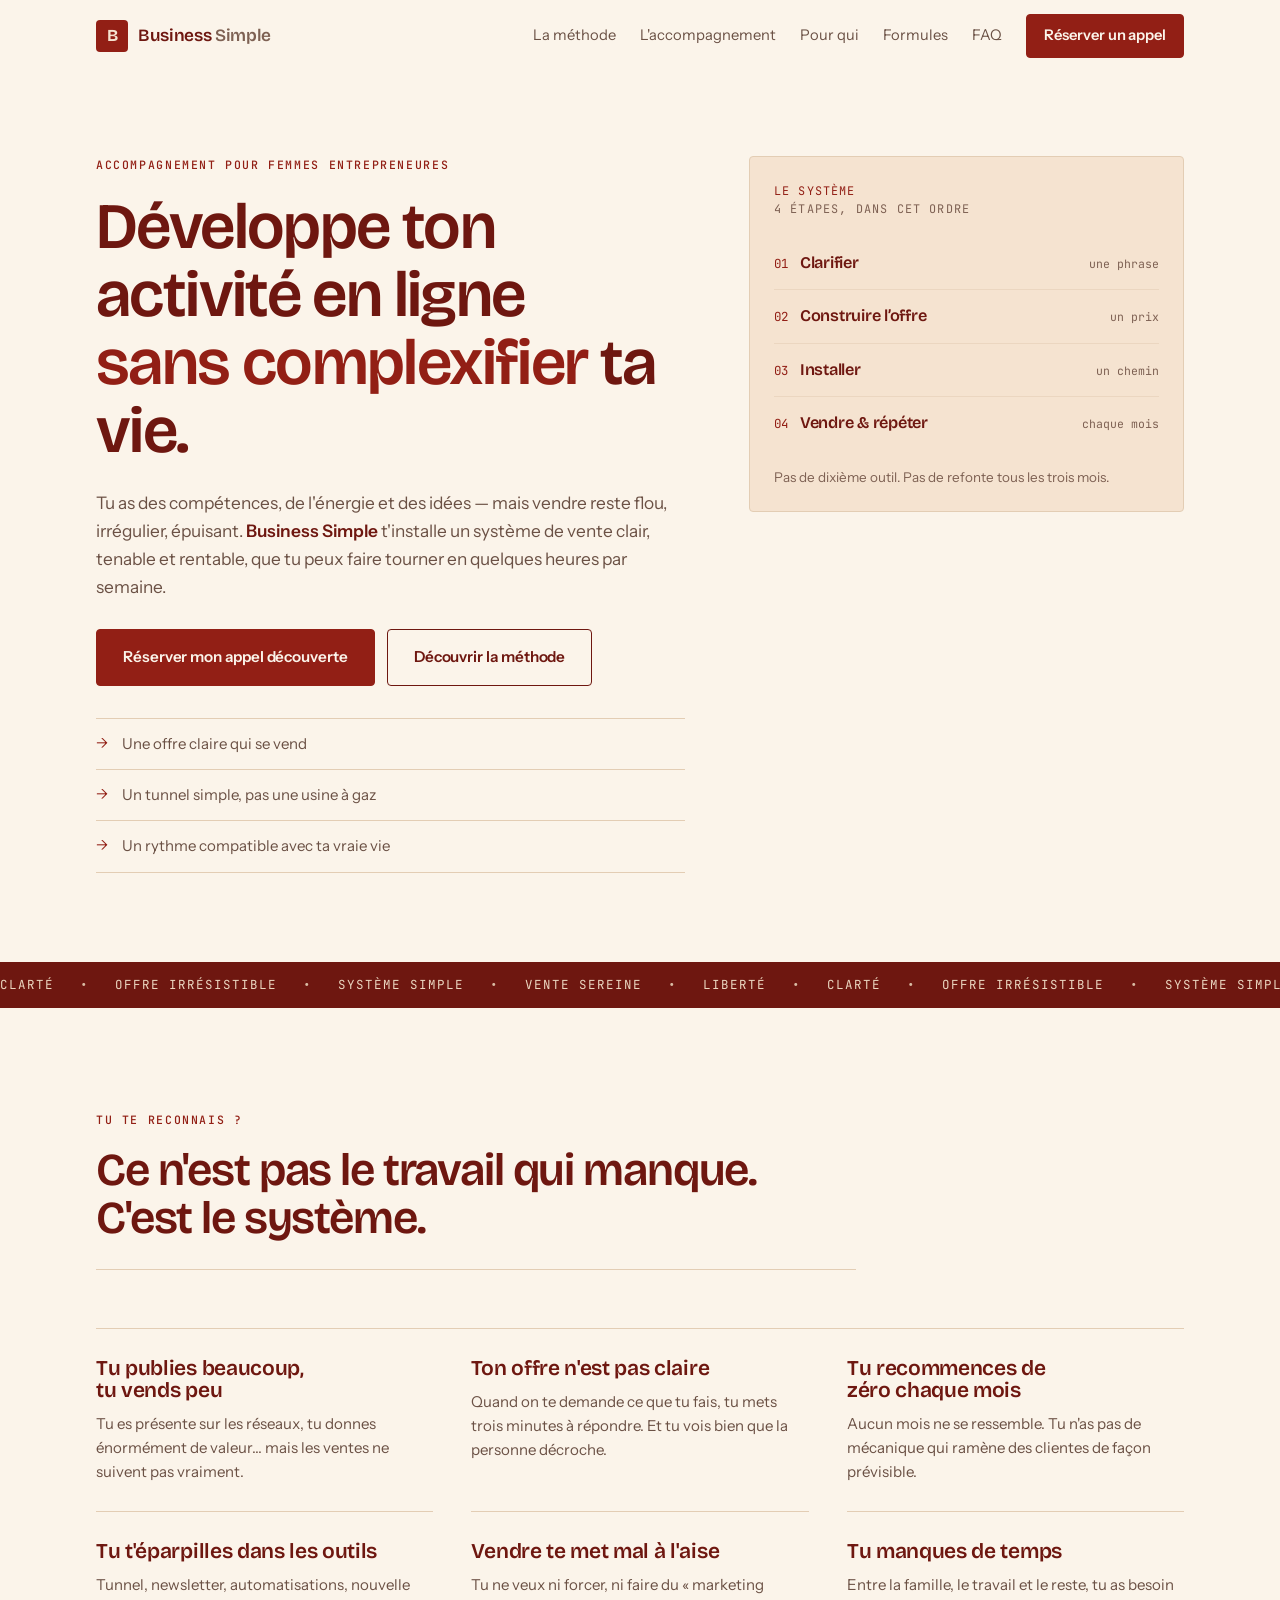
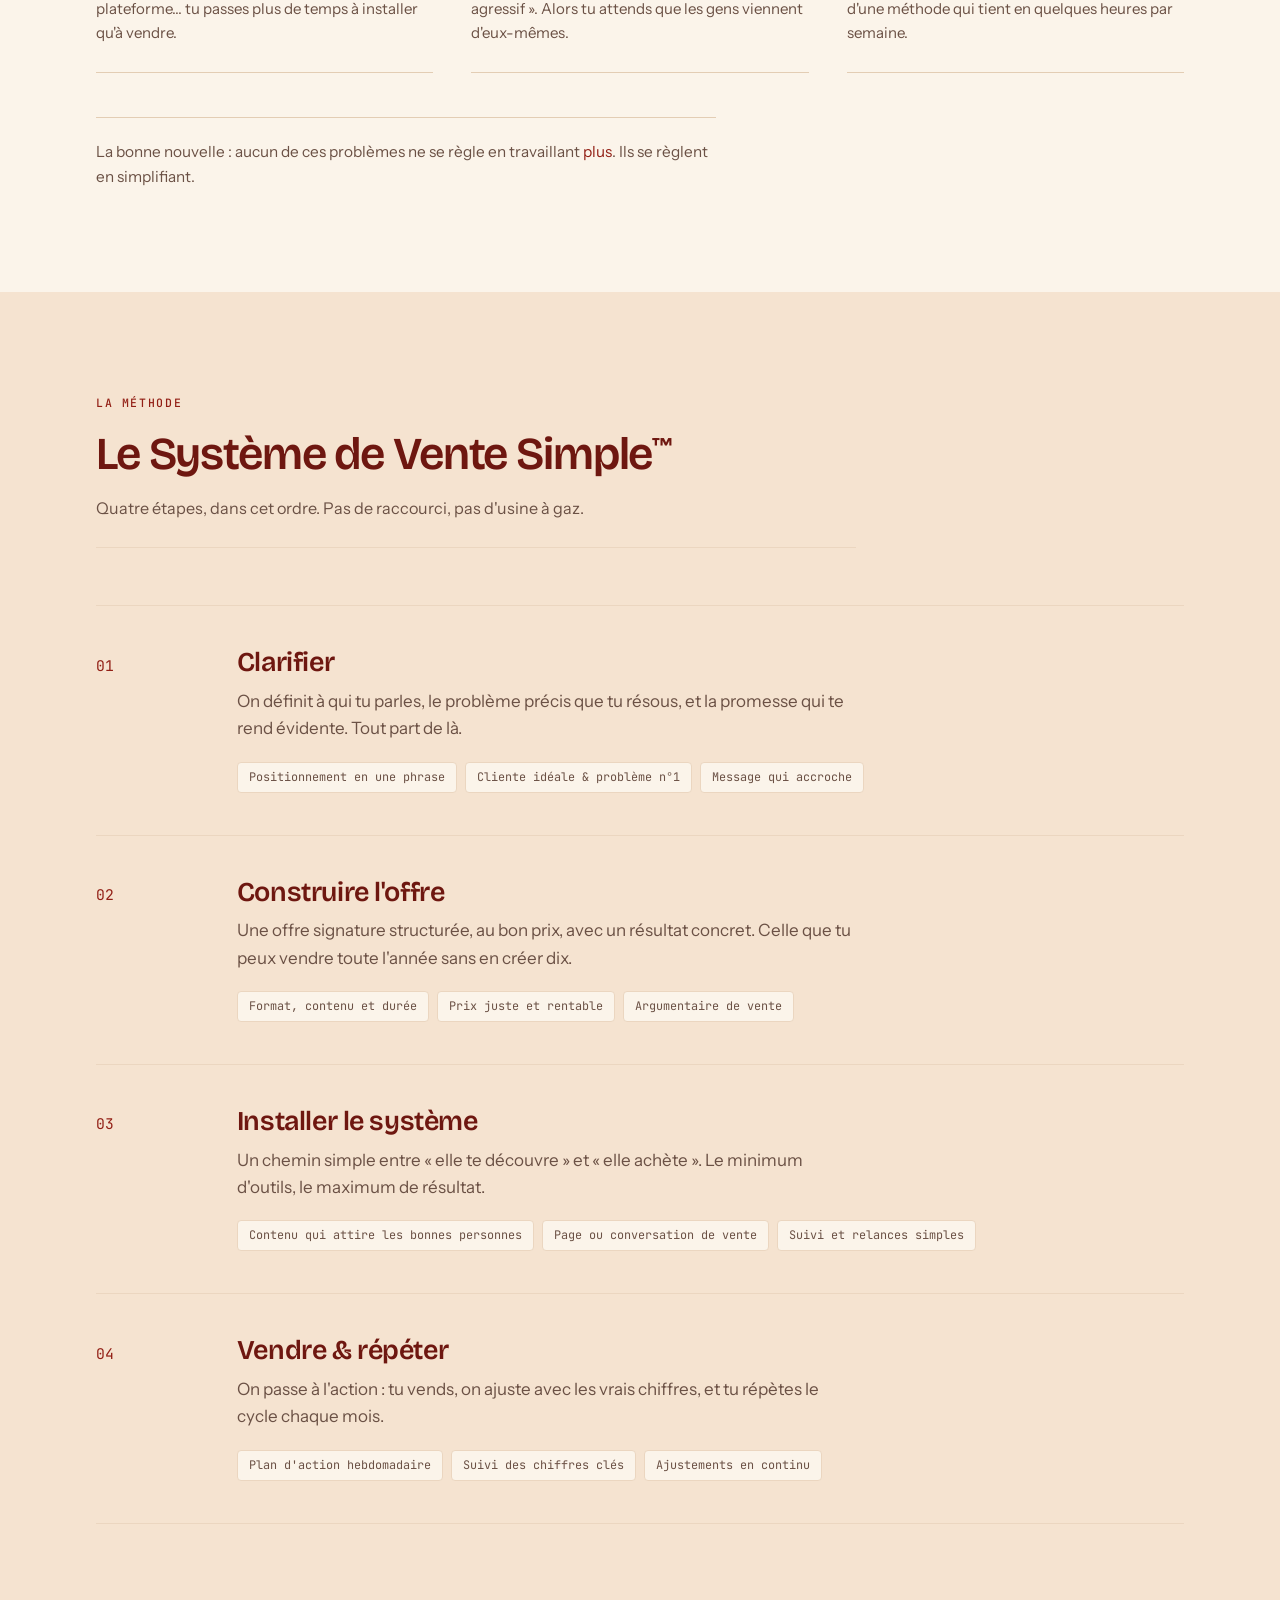
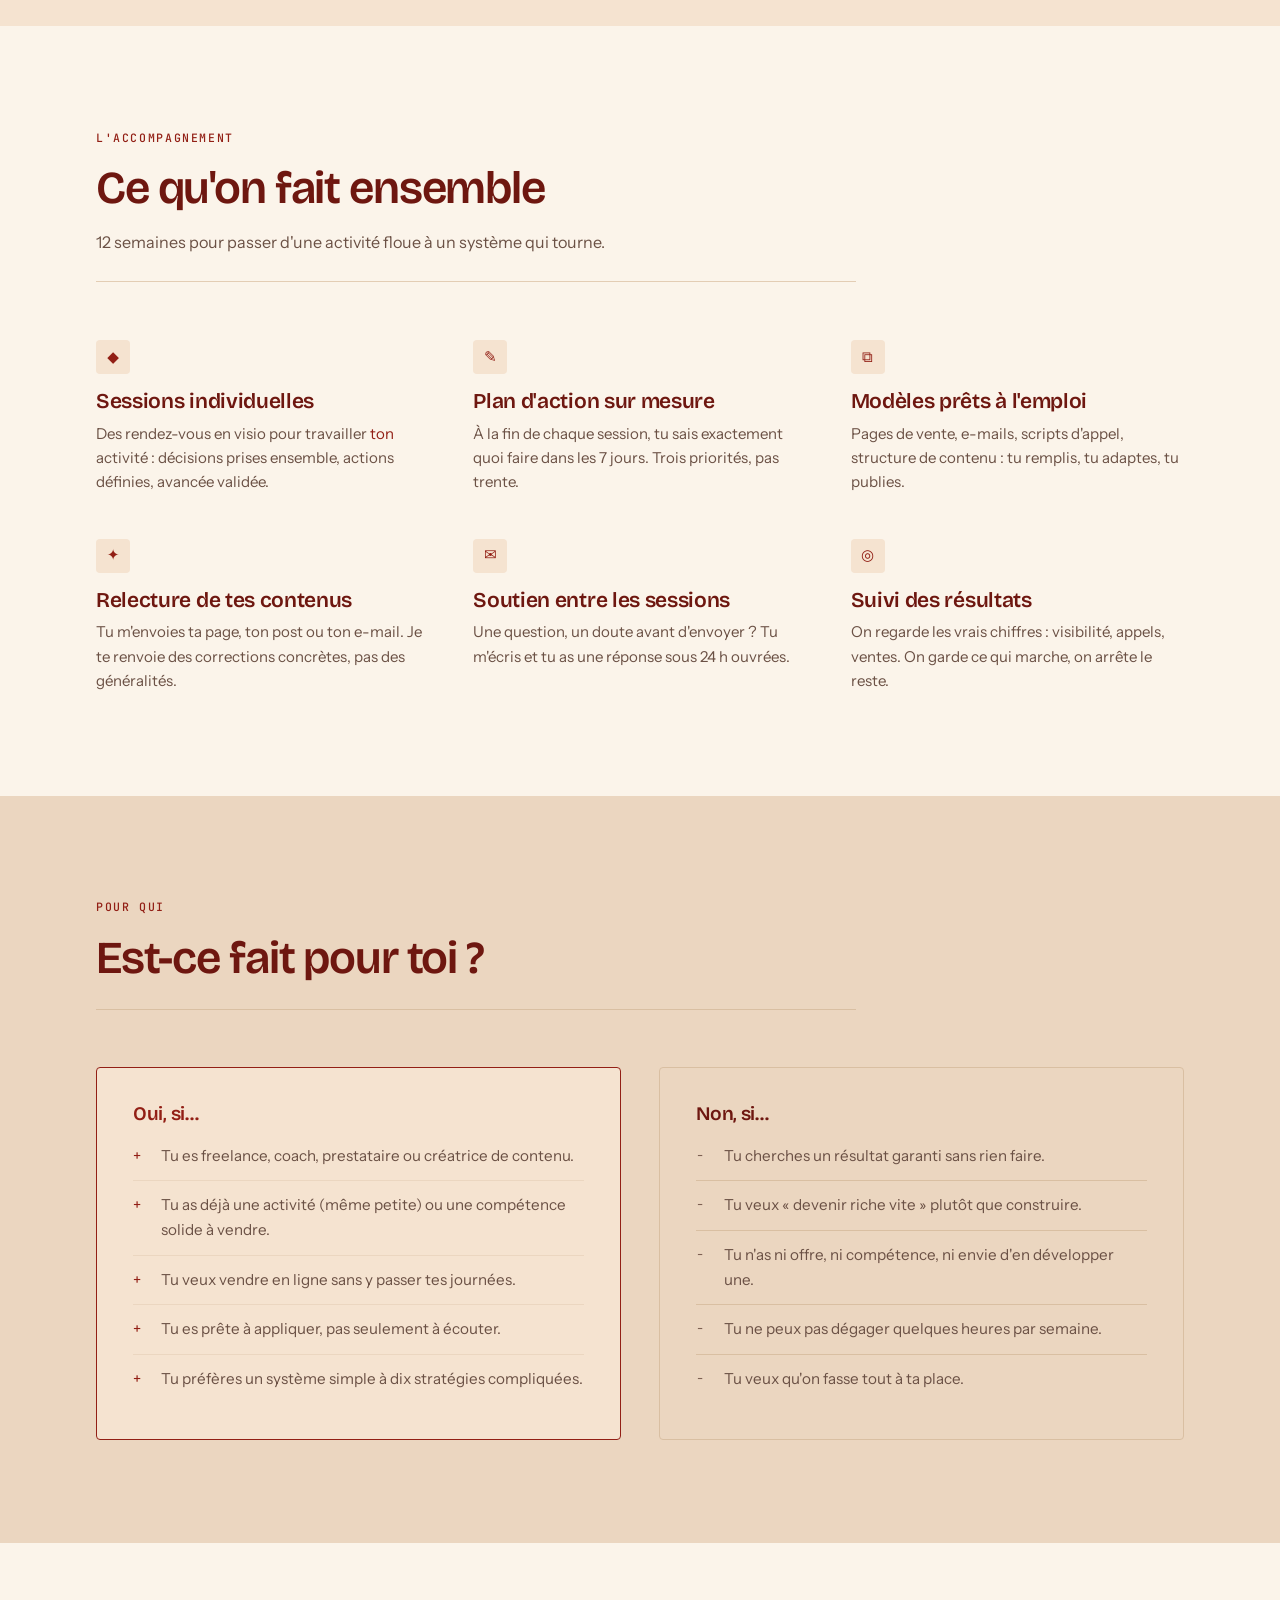
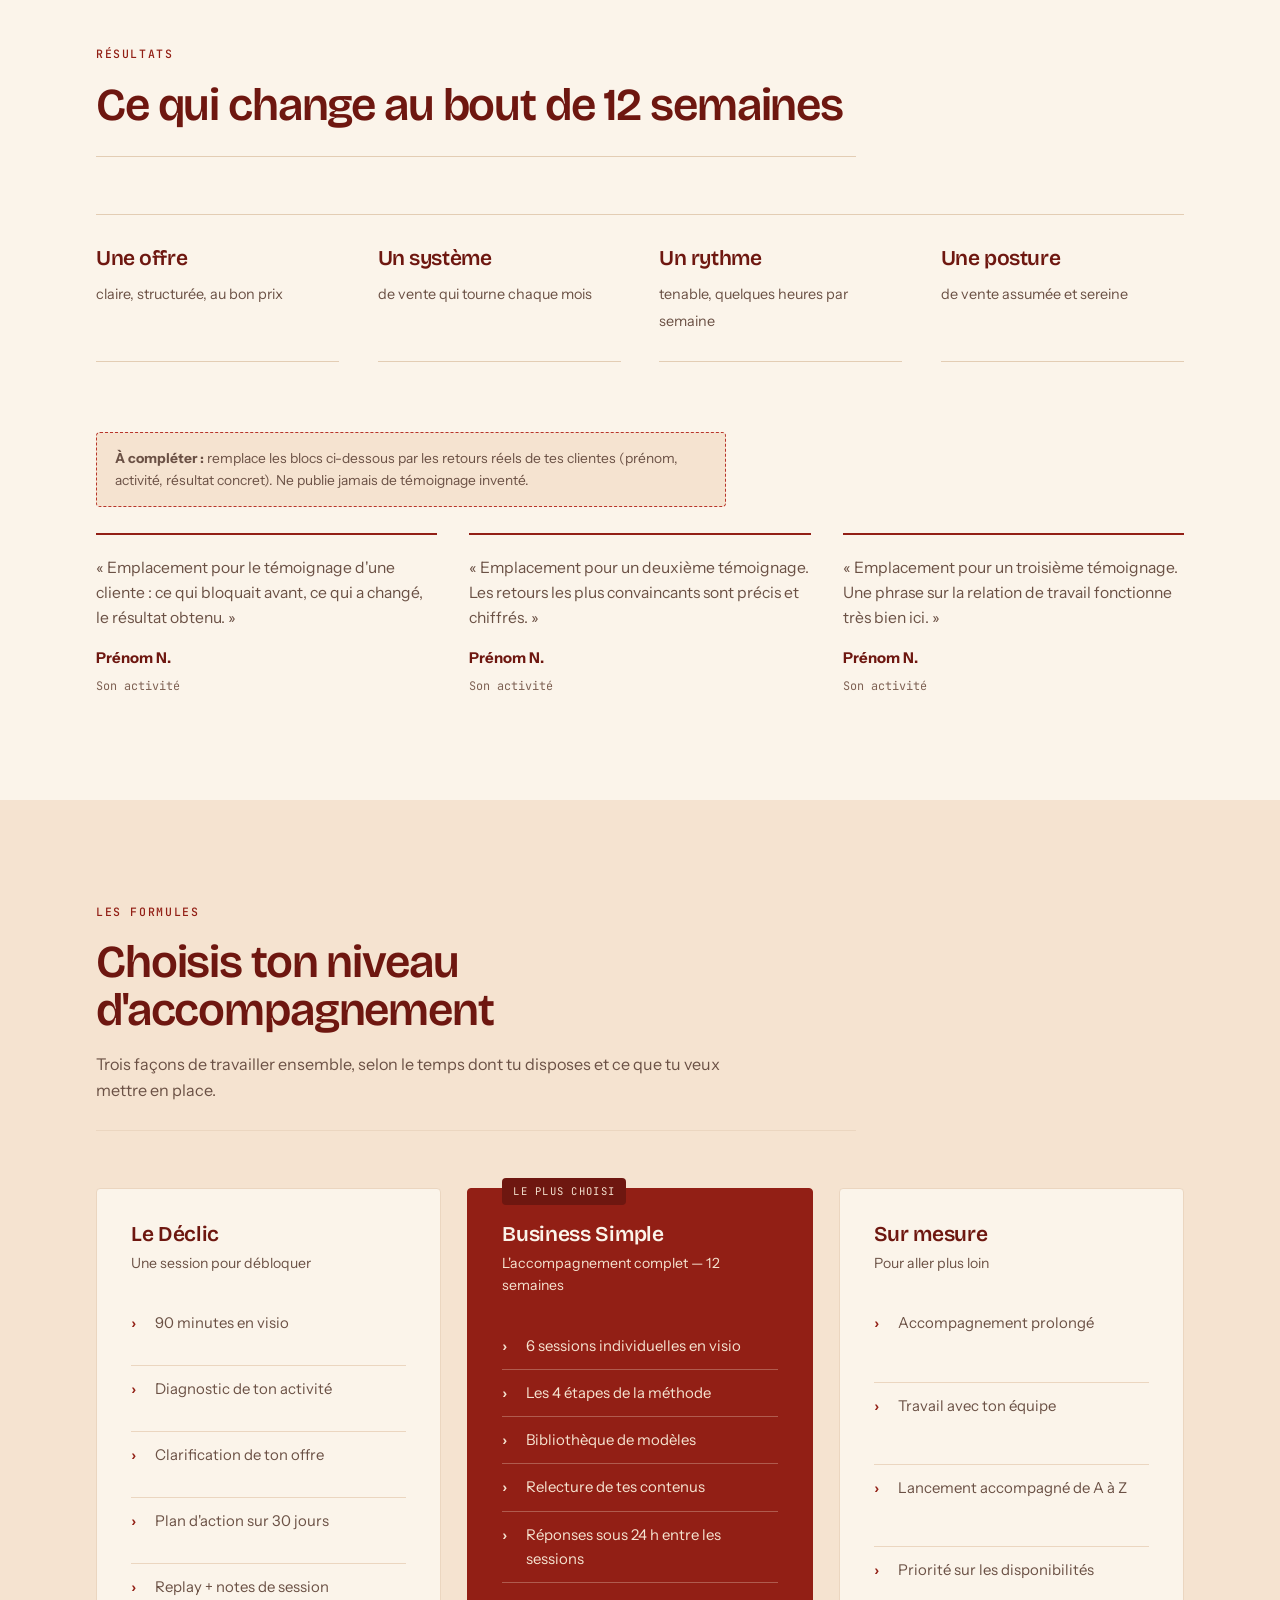
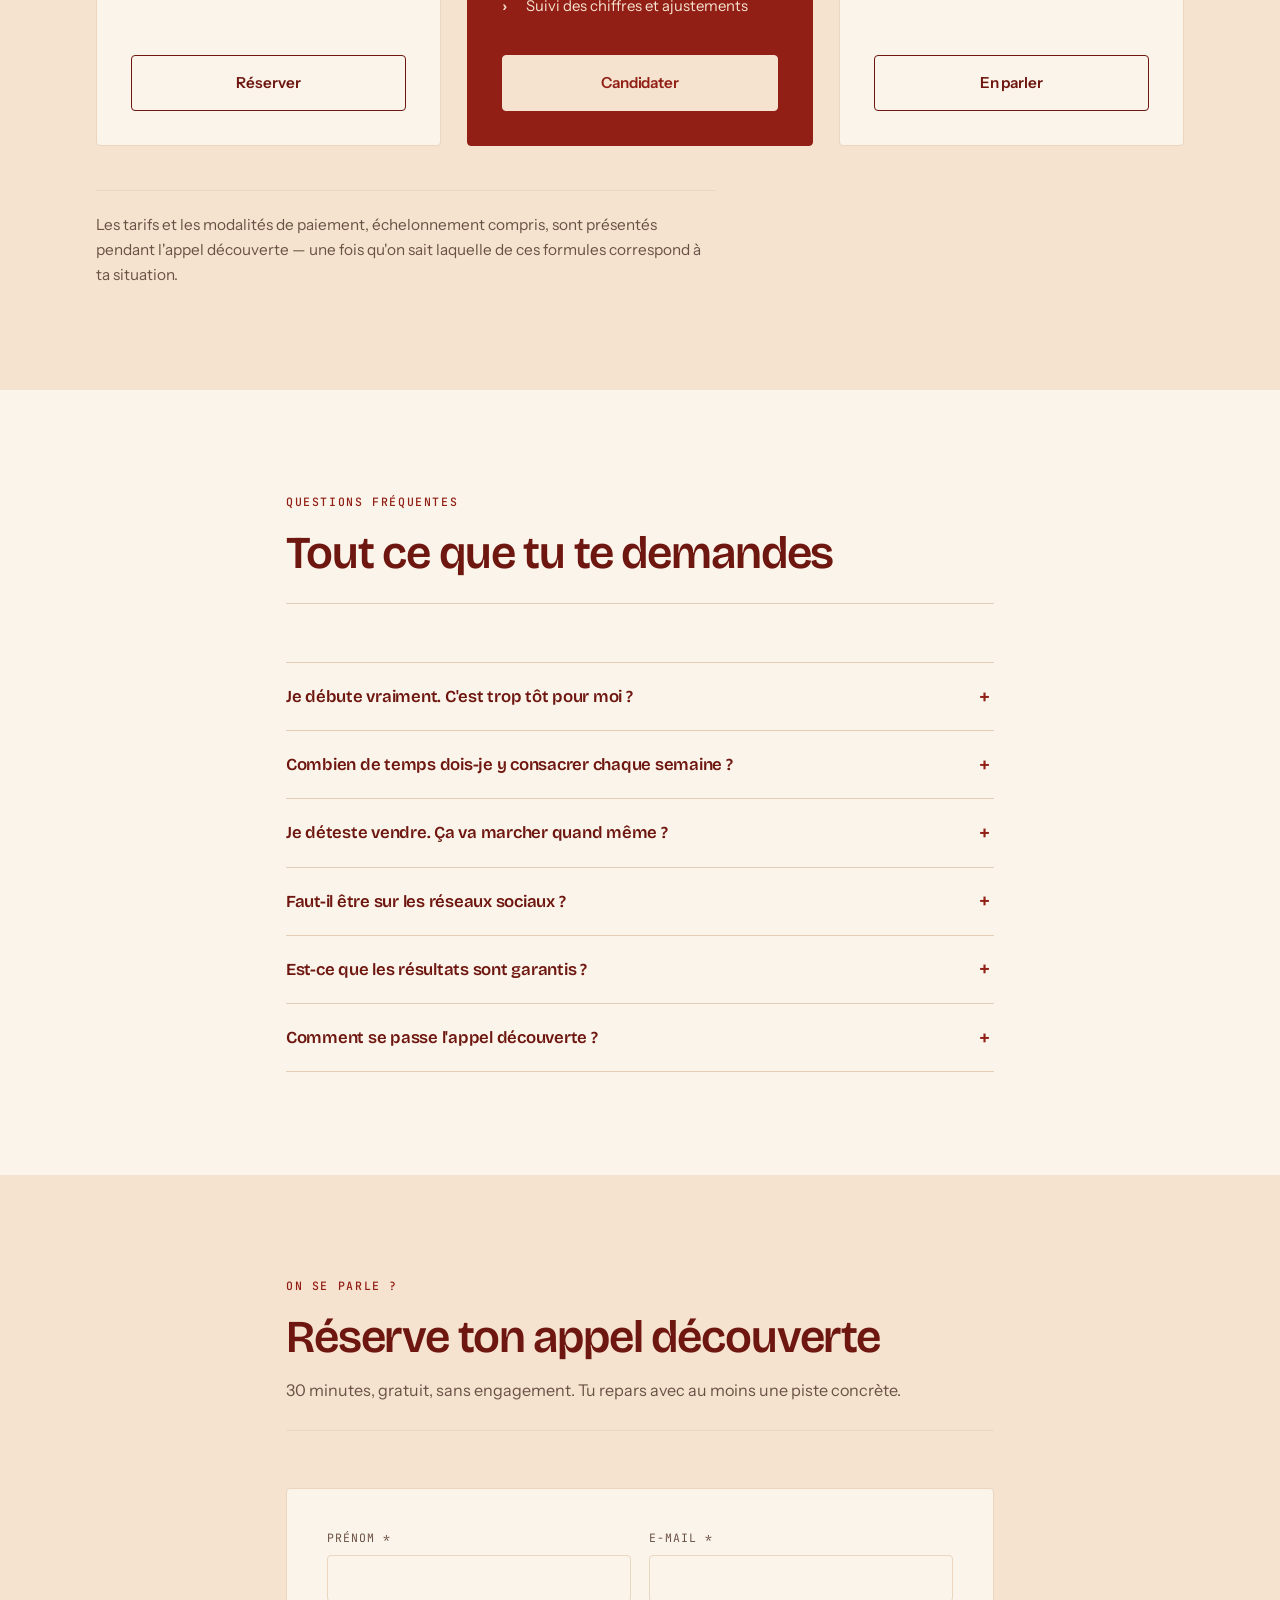
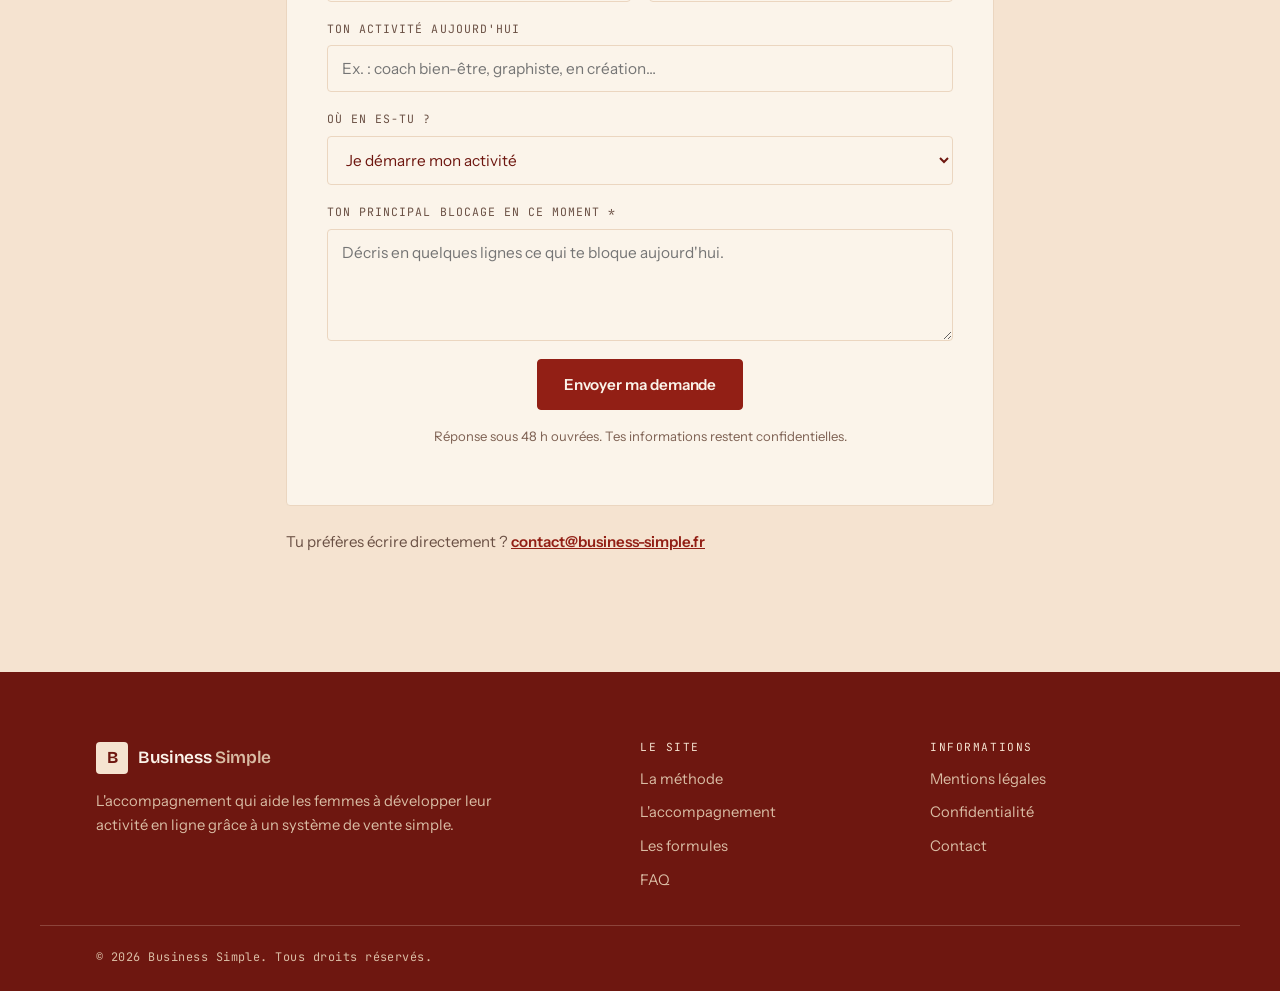
<file: index.html>
<!DOCTYPE html>
<html lang="fr">
<head>
<meta charset="utf-8">
<meta name="viewport" content="width=device-width, initial-scale=1">
<title>Business Simple — Développe ton activité en ligne avec un système de vente simple</title>
<meta name="description" content="Business Simple accompagne les femmes entrepreneures à structurer une offre claire et un système de vente simple pour vendre en ligne sereinement, sans s'épuiser.">
<meta name="theme-color" content="#921F15">

<meta property="og:type" content="website">
<meta property="og:title" content="Business Simple — Vendre en ligne, simplement">
<meta property="og:description" content="L'accompagnement qui aide les femmes à développer leur activité en ligne grâce à un système de vente simple.">
<meta property="og:locale" content="fr_FR">

<link rel="icon" href="data:image/svg+xml,<svg xmlns='http://www.w3.org/2000/svg' viewBox='0 0 100 100'><rect width='100' height='100' rx='24' fill='%23921F15'/><text x='50' y='70' font-size='58' font-family='Georgia,serif' fill='%23F5E3D0' text-anchor='middle'>B</text></svg>">

<link rel="preconnect" href="https://fonts.googleapis.com">
<link rel="preconnect" href="https://fonts.gstatic.com" crossorigin>
<link href="https://fonts.googleapis.com/css2?family=Bricolage+Grotesque:opsz,wght@12..96,500;12..96,600;12..96,700&family=Instrument+Sans:wght@400;500;600&family=JetBrains+Mono:wght@400;500&display=swap" rel="stylesheet">
<link rel="stylesheet" href="css/styles.css">
</head>
<body>

<a class="skip-link" href="#contenu">Aller au contenu</a>

<header class="site-header" id="top">
  <div class="wrap header-inner">
    <a class="logo" href="#top">
      <span class="logo-mark" aria-hidden="true">B</span>
      <span class="logo-text">Business<span> Simple</span></span>
    </a>

    <nav class="nav" id="nav" aria-label="Navigation principale">
      <a href="#methode">La méthode</a>
      <a href="#accompagnement">L'accompagnement</a>
      <a href="#pour-qui">Pour qui</a>
      <a href="#tarifs">Formules</a>
      <a href="#faq">FAQ</a>
      <a class="btn btn-small" href="#contact">Réserver un appel</a>
    </nav>

    <button class="burger" id="burger" aria-label="Ouvrir le menu" aria-expanded="false" aria-controls="nav">
      <span></span><span></span><span></span>
    </button>
  </div>
</header>

<main id="contenu">

  <!-- ================= HERO ================= -->
  <section class="hero">
    <div class="wrap hero-grid">
      <div class="hero-copy">
        <p class="eyebrow">Accompagnement pour femmes entrepreneures</p>
        <h1>Développe ton activité en ligne<br><em>sans complexifier</em> ta vie.</h1>
        <p class="lead">
          Tu as des compétences, de l'énergie et des idées — mais vendre reste flou,
          irrégulier, épuisant. <strong>Business Simple</strong> t'installe un système de vente
          clair, tenable et rentable, que tu peux faire tourner en quelques heures par semaine.
        </p>
        <div class="hero-cta">
          <a class="btn" href="#contact">Réserver mon appel découverte</a>
          <a class="btn btn-ghost" href="#methode">Découvrir la méthode</a>
        </div>
        <ul class="hero-points">
          <li>Une offre claire qui se vend</li>
          <li>Un tunnel simple, pas une usine à gaz</li>
          <li>Un rythme compatible avec ta vraie vie</li>
        </ul>
      </div>

      <aside class="hero-schema" aria-label="Les quatre étapes du système">
        <p class="schema-title"><span>Le système</span> 4 étapes, dans cet ordre</p>
        <ol class="schema-list">
          <li><span class="schema-num">01</span><span class="schema-label">Clarifier</span><span class="schema-out">une phrase</span></li>
          <li><span class="schema-num">02</span><span class="schema-label">Construire l&rsquo;offre</span><span class="schema-out">un prix</span></li>
          <li><span class="schema-num">03</span><span class="schema-label">Installer</span><span class="schema-out">un chemin</span></li>
          <li><span class="schema-num">04</span><span class="schema-label">Vendre &amp; répéter</span><span class="schema-out">chaque mois</span></li>
        </ol>
        <p class="schema-foot">Pas de dixième outil. Pas de refonte tous les trois mois.</p>
      </aside>
    </div>
  </section>

  <!-- ================= BANDEAU ================= -->
  <div class="marquee" aria-hidden="true">
    <div class="marquee-track">
      <span>Clarté</span><span>•</span><span>Offre irrésistible</span><span>•</span>
      <span>Système simple</span><span>•</span><span>Vente sereine</span><span>•</span>
      <span>Liberté</span><span>•</span>
      <span>Clarté</span><span>•</span><span>Offre irrésistible</span><span>•</span>
      <span>Système simple</span><span>•</span><span>Vente sereine</span><span>•</span>
      <span>Liberté</span><span>•</span>
    </div>
  </div>

  <!-- ================= PROBLEME ================= -->
  <section class="section" id="probleme">
    <div class="wrap">
      <div class="section-head">
        <p class="eyebrow">Tu te reconnais ?</p>
        <h2>Ce n'est pas le travail qui manque.<br>C'est le système.</h2>
      </div>

      <div class="pain-grid">
        <article class="pain">
          <h3>Tu publies beaucoup, tu vends peu</h3>
          <p>Tu es présente sur les réseaux, tu donnes énormément de valeur… mais les ventes ne suivent pas vraiment.</p>
        </article>
        <article class="pain">
          <h3>Ton offre n'est pas claire</h3>
          <p>Quand on te demande ce que tu fais, tu mets trois minutes à répondre. Et tu vois bien que la personne décroche.</p>
        </article>
        <article class="pain">
          <h3>Tu recommences de zéro chaque mois</h3>
          <p>Aucun mois ne se ressemble. Tu n'as pas de mécanique qui ramène des clientes de façon prévisible.</p>
        </article>
        <article class="pain">
          <h3>Tu t'éparpilles dans les outils</h3>
          <p>Tunnel, newsletter, automatisations, nouvelle plateforme… tu passes plus de temps à installer qu'à vendre.</p>
        </article>
        <article class="pain">
          <h3>Vendre te met mal à l'aise</h3>
          <p>Tu ne veux ni forcer, ni faire du « marketing agressif ». Alors tu attends que les gens viennent d'eux-mêmes.</p>
        </article>
        <article class="pain">
          <h3>Tu manques de temps</h3>
          <p>Entre la famille, le travail et le reste, tu as besoin d'une méthode qui tient en quelques heures par semaine.</p>
        </article>
      </div>

      <p class="section-note">
        La bonne nouvelle&nbsp;: aucun de ces problèmes ne se règle en travaillant <em>plus</em>.
        Ils se règlent en simplifiant.
      </p>
    </div>
  </section>

  <!-- ================= METHODE ================= -->
  <section class="section section--sand" id="methode">
    <div class="wrap">
      <div class="section-head">
        <p class="eyebrow">La méthode</p>
        <h2>Le Système de Vente Simple<sup>™</sup></h2>
        <p class="section-sub">Quatre étapes, dans cet ordre. Pas de raccourci, pas d'usine à gaz.</p>
      </div>

      <ol class="steps">
        <li class="step">
          <span class="step-num">01</span>
          <div>
            <h3>Clarifier</h3>
            <p>On définit à qui tu parles, le problème précis que tu résous, et la promesse qui te rend évidente. Tout part de là.</p>
            <ul>
              <li>Positionnement en une phrase</li>
              <li>Cliente idéale &amp; problème n°1</li>
              <li>Message qui accroche</li>
            </ul>
          </div>
        </li>
        <li class="step">
          <span class="step-num">02</span>
          <div>
            <h3>Construire l'offre</h3>
            <p>Une offre signature structurée, au bon prix, avec un résultat concret. Celle que tu peux vendre toute l'année sans en créer dix.</p>
            <ul>
              <li>Format, contenu et durée</li>
              <li>Prix juste et rentable</li>
              <li>Argumentaire de vente</li>
            </ul>
          </div>
        </li>
        <li class="step">
          <span class="step-num">03</span>
          <div>
            <h3>Installer le système</h3>
            <p>Un chemin simple entre « elle te découvre » et « elle achète ». Le minimum d'outils, le maximum de résultat.</p>
            <ul>
              <li>Contenu qui attire les bonnes personnes</li>
              <li>Page ou conversation de vente</li>
              <li>Suivi et relances simples</li>
            </ul>
          </div>
        </li>
        <li class="step">
          <span class="step-num">04</span>
          <div>
            <h3>Vendre &amp; répéter</h3>
            <p>On passe à l'action : tu vends, on ajuste avec les vrais chiffres, et tu répètes le cycle chaque mois.</p>
            <ul>
              <li>Plan d'action hebdomadaire</li>
              <li>Suivi des chiffres clés</li>
              <li>Ajustements en continu</li>
            </ul>
          </div>
        </li>
      </ol>
    </div>
  </section>

  <!-- ================= ACCOMPAGNEMENT ================= -->
  <section class="section" id="accompagnement">
    <div class="wrap">
      <div class="section-head">
        <p class="eyebrow">L'accompagnement</p>
        <h2>Ce qu'on fait ensemble</h2>
        <p class="section-sub">12 semaines pour passer d'une activité floue à un système qui tourne.</p>
      </div>

      <div class="features">
        <article class="feature">
          <div class="icon" aria-hidden="true">◆</div>
          <h3>Sessions individuelles</h3>
          <p>Des rendez-vous en visio pour travailler <em>ton</em> activité : décisions prises ensemble, actions définies, avancée validée.</p>
        </article>
        <article class="feature">
          <div class="icon" aria-hidden="true">✎</div>
          <h3>Plan d'action sur mesure</h3>
          <p>À la fin de chaque session, tu sais exactement quoi faire dans les 7 jours. Trois priorités, pas trente.</p>
        </article>
        <article class="feature">
          <div class="icon" aria-hidden="true">⧉</div>
          <h3>Modèles prêts à l'emploi</h3>
          <p>Pages de vente, e-mails, scripts d'appel, structure de contenu : tu remplis, tu adaptes, tu publies.</p>
        </article>
        <article class="feature">
          <div class="icon" aria-hidden="true">✦</div>
          <h3>Relecture de tes contenus</h3>
          <p>Tu m'envoies ta page, ton post ou ton e-mail. Je te renvoie des corrections concrètes, pas des généralités.</p>
        </article>
        <article class="feature">
          <div class="icon" aria-hidden="true">✉</div>
          <h3>Soutien entre les sessions</h3>
          <p>Une question, un doute avant d'envoyer&nbsp;? Tu m'écris et tu as une réponse sous 24&nbsp;h ouvrées.</p>
        </article>
        <article class="feature">
          <div class="icon" aria-hidden="true">◎</div>
          <h3>Suivi des résultats</h3>
          <p>On regarde les vrais chiffres : visibilité, appels, ventes. On garde ce qui marche, on arrête le reste.</p>
        </article>
      </div>
    </div>
  </section>

  <!-- ================= POUR QUI ================= -->
  <section class="section section--dark" id="pour-qui">
    <div class="wrap">
      <div class="section-head">
        <p class="eyebrow">Pour qui</p>
        <h2>Est-ce fait pour toi&nbsp;?</h2>
      </div>

      <div class="fit-grid">
        <div class="fit fit--yes">
          <h3>Oui, si…</h3>
          <ul>
            <li>Tu es freelance, coach, prestataire ou créatrice de contenu.</li>
            <li>Tu as déjà une activité (même petite) ou une compétence solide à vendre.</li>
            <li>Tu veux vendre en ligne sans y passer tes journées.</li>
            <li>Tu es prête à appliquer, pas seulement à écouter.</li>
            <li>Tu préfères un système simple à dix stratégies compliquées.</li>
          </ul>
        </div>
        <div class="fit fit--no">
          <h3>Non, si…</h3>
          <ul>
            <li>Tu cherches un résultat garanti sans rien faire.</li>
            <li>Tu veux « devenir riche vite » plutôt que construire.</li>
            <li>Tu n'as ni offre, ni compétence, ni envie d'en développer une.</li>
            <li>Tu ne peux pas dégager quelques heures par semaine.</li>
            <li>Tu veux qu'on fasse tout à ta place.</li>
          </ul>
        </div>
      </div>
    </div>
  </section>

  <!-- ================= RESULTATS ================= -->
  <section class="section" id="resultats">
    <div class="wrap">
      <div class="section-head">
        <p class="eyebrow">Résultats</p>
        <h2>Ce qui change au bout de 12 semaines</h2>
      </div>

      <div class="results">
        <div class="result"><strong>Une offre</strong><span>claire, structurée, au bon prix</span></div>
        <div class="result"><strong>Un système</strong><span>de vente qui tourne chaque mois</span></div>
        <div class="result"><strong>Un rythme</strong><span>tenable, quelques heures par semaine</span></div>
        <div class="result"><strong>Une posture</strong><span>de vente assumée et sereine</span></div>
      </div>

      <!-- TÉMOIGNAGES : à remplacer par de vrais retours de clientes avant mise en ligne -->
      <div class="testimonials" id="temoignages">
        <p class="testimonial-note">
          <strong>À compléter&nbsp;:</strong> remplace les blocs ci-dessous par les retours réels de tes clientes
          (prénom, activité, résultat concret). Ne publie jamais de témoignage inventé.
        </p>
        <div class="testi-grid">
          <blockquote class="testi">
            <p>« Emplacement pour le témoignage d'une cliente : ce qui bloquait avant, ce qui a changé, le résultat obtenu. »</p>
            <footer><strong>Prénom N.</strong><span>Son activité</span></footer>
          </blockquote>
          <blockquote class="testi">
            <p>« Emplacement pour un deuxième témoignage. Les retours les plus convaincants sont précis et chiffrés. »</p>
            <footer><strong>Prénom N.</strong><span>Son activité</span></footer>
          </blockquote>
          <blockquote class="testi">
            <p>« Emplacement pour un troisième témoignage. Une phrase sur la relation de travail fonctionne très bien ici. »</p>
            <footer><strong>Prénom N.</strong><span>Son activité</span></footer>
          </blockquote>
        </div>
      </div>
    </div>
  </section>

  <!-- ================= TARIFS ================= -->
  <section class="section section--sand" id="tarifs">
    <div class="wrap">
      <div class="section-head">
        <p class="eyebrow">Les formules</p>
        <h2>Choisis ton niveau d'accompagnement</h2>
        <p class="section-sub">Trois façons de travailler ensemble, selon le temps dont tu disposes et ce que tu veux mettre en place.</p>
      </div>

      <div class="plans">
        <article class="plan">
          <h3>Le Déclic</h3>
          <p class="plan-tag">Une session pour débloquer</p>
          <ul>
            <li>90 minutes en visio</li>
            <li>Diagnostic de ton activité</li>
            <li>Clarification de ton offre</li>
            <li>Plan d'action sur 30 jours</li>
            <li>Replay + notes de session</li>
          </ul>
          <a class="btn btn-ghost" href="#contact">Réserver</a>
        </article>

        <article class="plan plan--featured">
          <span class="badge">Le plus choisi</span>
          <h3>Business Simple</h3>
          <p class="plan-tag">L'accompagnement complet — 12 semaines</p>
          <ul>
            <li>6 sessions individuelles en visio</li>
            <li>Les 4 étapes de la méthode</li>
            <li>Bibliothèque de modèles</li>
            <li>Relecture de tes contenus</li>
            <li>Réponses sous 24&nbsp;h entre les sessions</li>
            <li>Suivi des chiffres et ajustements</li>
          </ul>
          <a class="btn" href="#contact">Candidater</a>
        </article>

        <article class="plan">
          <h3>Sur mesure</h3>
          <p class="plan-tag">Pour aller plus loin</p>
          <ul>
            <li>Accompagnement prolongé</li>
            <li>Travail avec ton équipe</li>
            <li>Lancement accompagné de A à Z</li>
            <li>Priorité sur les disponibilités</li>
          </ul>
          <a class="btn btn-ghost" href="#contact">En parler</a>
        </article>
      </div>

      <p class="section-note">Les tarifs et les modalités de paiement, échelonnement compris, sont présentés pendant l'appel découverte — une fois qu'on sait laquelle de ces formules correspond à ta situation.</p>
    </div>
  </section>

  <!-- ================= FAQ ================= -->
  <section class="section" id="faq">
    <div class="wrap wrap--narrow">
      <div class="section-head">
        <p class="eyebrow">Questions fréquentes</p>
        <h2>Tout ce que tu te demandes</h2>
      </div>

      <div class="faq-list">
        <details class="faq">
          <summary>Je débute vraiment. C'est trop tôt pour moi&nbsp;?</summary>
          <p>Non, à une condition : avoir une compétence ou un savoir-faire à vendre. Si c'est le cas, commencer avec un système simple t'évite des mois d'errance. Si tu n'as encore aucune idée d'activité, ce n'est pas le bon moment.</p>
        </details>
        <details class="faq">
          <summary>Combien de temps dois-je y consacrer chaque semaine&nbsp;?</summary>
          <p>Compte 3 à 5 heures par semaine : la session, puis les actions. Toute la méthode est pensée pour des femmes qui n'ont pas des journées entières à y consacrer.</p>
        </details>
        <details class="faq">
          <summary>Je déteste vendre. Ça va marcher quand même&nbsp;?</summary>
          <p>C'est justement le point de départ. On construit une manière de vendre qui te ressemble : claire, honnête, sans pression. La plupart du temps, ce qui bloque n'est pas la vente mais le manque de clarté.</p>
        </details>
        <details class="faq">
          <summary>Faut-il être sur les réseaux sociaux&nbsp;?</summary>
          <p>Il faut être visible quelque part, mais pas partout. On choisit ensemble un canal principal — celui où se trouvent tes clientes et où tu tiens sur la durée.</p>
        </details>
        <details class="faq">
          <summary>Est-ce que les résultats sont garantis&nbsp;?</summary>
          <p>Non, et méfie-toi de quiconque le promet. Ce qui est garanti : une offre claire, un système installé et un plan d'action précis. Les résultats dépendent aussi de ton marché et de ton implication.</p>
        </details>
        <details class="faq">
          <summary>Comment se passe l'appel découverte&nbsp;?</summary>
          <p>30 minutes en visio, gratuit et sans engagement. On fait le point sur ta situation, je te dis honnêtement si je peux t'aider — et si ce n'est pas le cas, je te réoriente.</p>
        </details>
      </div>
    </div>
  </section>

  <!-- ================= CONTACT ================= -->
  <section class="section section--cta" id="contact">
    <div class="wrap wrap--narrow">
      <div class="section-head">
        <p class="eyebrow">On se parle&nbsp;?</p>
        <h2>Réserve ton appel découverte</h2>
        <p class="section-sub">30 minutes, gratuit, sans engagement. Tu repars avec au moins une piste concrète.</p>
      </div>

      <form class="form" id="contact-form" novalidate>
        <div class="field">
          <label for="prenom">Prénom *</label>
          <input type="text" id="prenom" name="prenom" required autocomplete="given-name">
        </div>
        <div class="field">
          <label for="email">E-mail *</label>
          <input type="email" id="email" name="email" required autocomplete="email">
        </div>
        <div class="field field--full">
          <label for="activite">Ton activité aujourd'hui</label>
          <input type="text" id="activite" name="activite" placeholder="Ex. : coach bien-être, graphiste, en création…">
        </div>
        <div class="field field--full">
          <label for="etape">Où en es-tu&nbsp;?</label>
          <select id="etape" name="etape">
            <option value="Je démarre mon activité">Je démarre mon activité</option>
            <option value="J'ai quelques clientes, mais rien de régulier">J'ai quelques clientes, mais rien de régulier</option>
            <option value="J'ai un chiffre d'affaires régulier, je veux structurer">J'ai un chiffre d'affaires régulier, je veux structurer</option>
            <option value="Je ne sais pas encore">Je ne sais pas encore</option>
          </select>
        </div>
        <div class="field field--full">
          <label for="message">Ton principal blocage en ce moment *</label>
          <textarea id="message" name="message" rows="4" required placeholder="Décris en quelques lignes ce qui te bloque aujourd'hui."></textarea>
        </div>
        <div class="field field--full form-actions">
          <button class="btn" type="submit">Envoyer ma demande</button>
          <p class="form-help">Réponse sous 48&nbsp;h ouvrées. Tes informations restent confidentielles.</p>
        </div>
        <p class="form-status" id="form-status" role="status" aria-live="polite"></p>
      </form>

      <p class="contact-alt">
        Tu préfères écrire directement&nbsp;?
        <a href="mailto:contact@business-simple.fr">contact@business-simple.fr</a>
      </p>
    </div>
  </section>

</main>

<footer class="site-footer">
  <div class="wrap footer-inner">
    <div class="footer-brand">
      <a class="logo" href="#top">
        <span class="logo-mark" aria-hidden="true">B</span>
        <span class="logo-text">Business<span> Simple</span></span>
      </a>
      <p>L'accompagnement qui aide les femmes à développer leur activité en ligne grâce à un système de vente simple.</p>
    </div>
    <nav class="footer-nav" aria-label="Navigation de pied de page">
      <h4>Le site</h4>
      <a href="#methode">La méthode</a>
      <a href="#accompagnement">L'accompagnement</a>
      <a href="#tarifs">Les formules</a>
      <a href="#faq">FAQ</a>
    </nav>
    <nav class="footer-nav" aria-label="Informations légales">
      <h4>Informations</h4>
      <a href="mentions-legales.html">Mentions légales</a>
      <a href="mentions-legales.html#confidentialite">Confidentialité</a>
      <a href="#contact">Contact</a>
    </nav>
  </div>
  <div class="wrap footer-bottom">
    <p>&copy; <span id="year">2026</span> Business Simple. Tous droits réservés.</p>
  </div>
</footer>

<script src="js/main.js"></script>
</body>
</html>
</file>
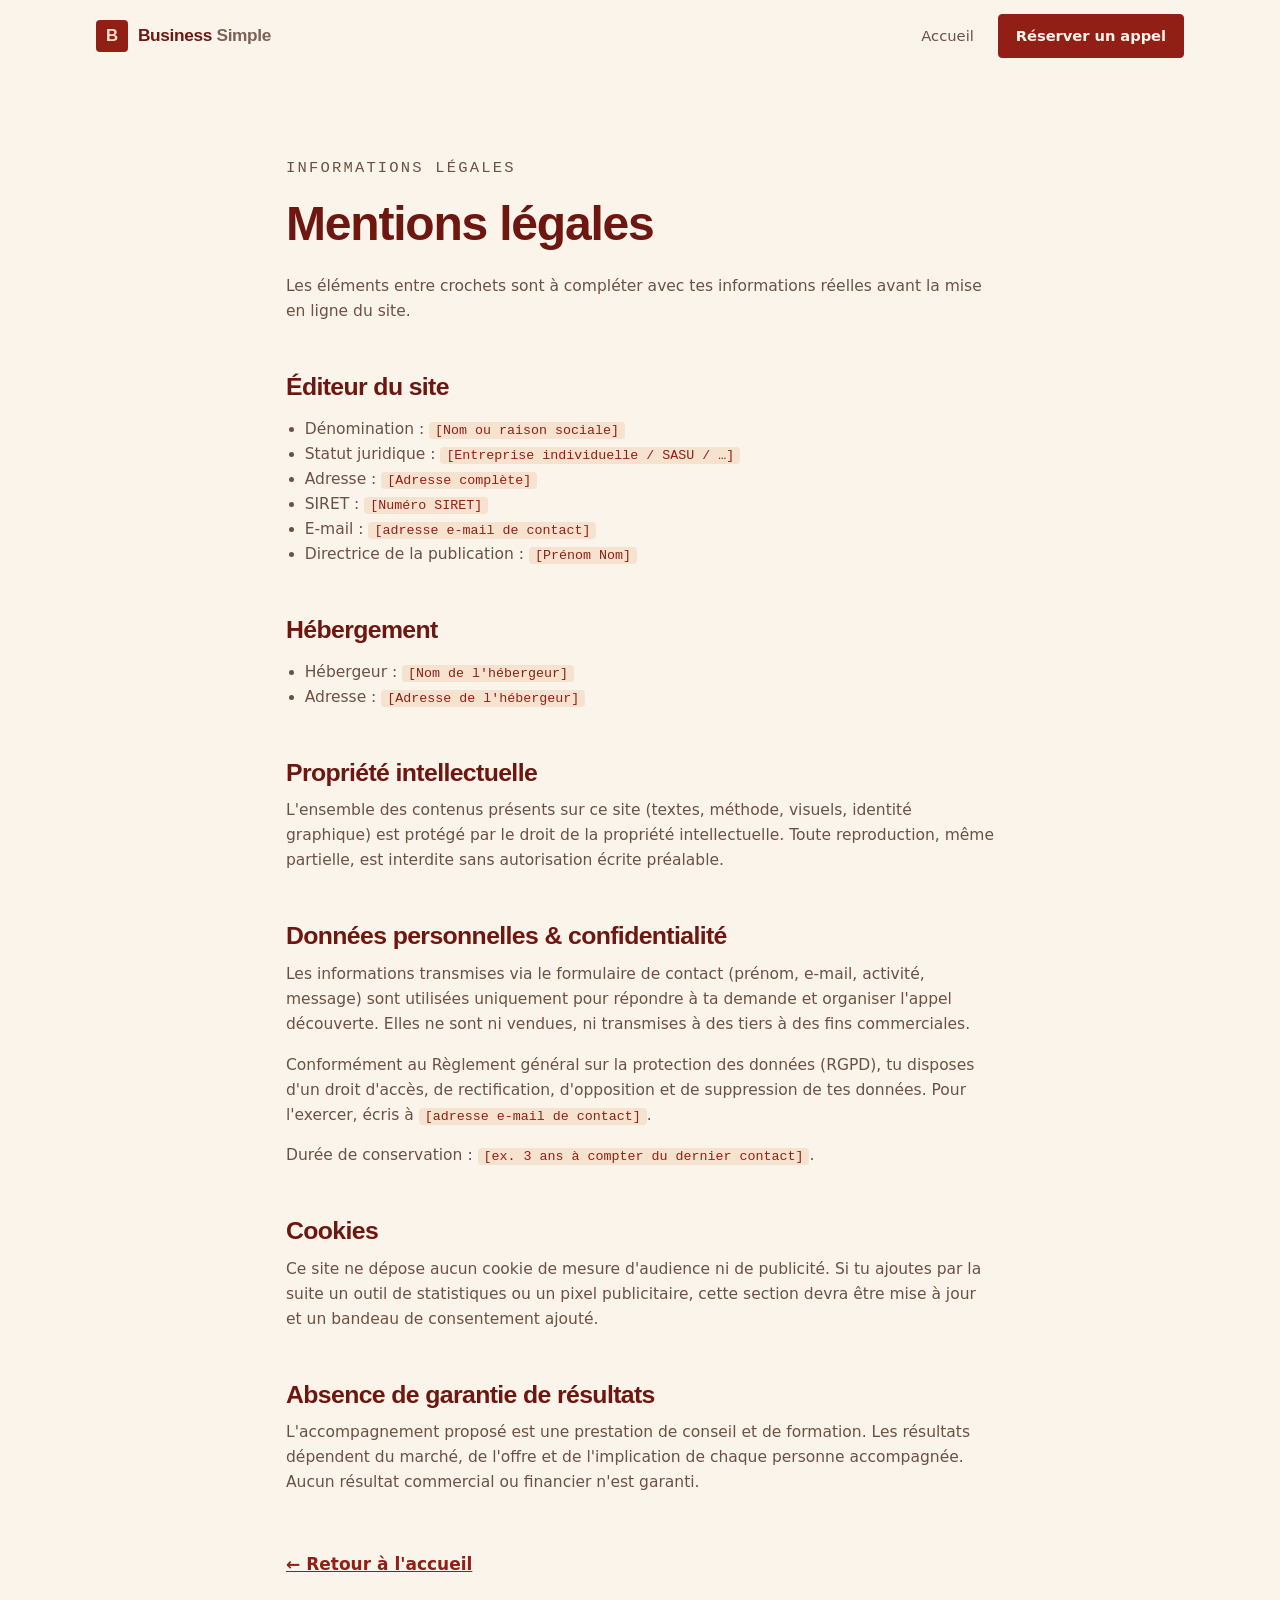
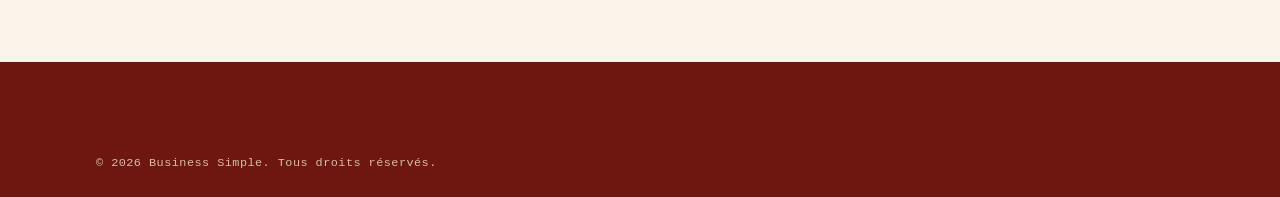
<file: mentions-legales.html>
<!DOCTYPE html>
<html lang="fr">
<head>
<meta charset="utf-8">
<meta name="viewport" content="width=device-width, initial-scale=1">
<title>Mentions légales — Business Simple</title>
<meta name="description" content="Mentions légales et politique de confidentialité du site Business Simple.">
<meta name="robots" content="noindex">
<link rel="icon" href="data:image/svg+xml,<svg xmlns='http://www.w3.org/2000/svg' viewBox='0 0 100 100'><rect width='100' height='100' rx='24' fill='%23921F15'/><text x='50' y='70' font-size='58' font-family='Georgia,serif' fill='%23F5E3D0' text-anchor='middle'>B</text></svg>">
<link rel="preconnect" href="https://fonts.googleapis.com">
<link rel="preconnect" href="https://fonts.gstatic.com" crossorigin>
<link href="https://fonts.googleapis.com/css2?family=Fraunces:opsz,wght@9..144,400;9..144,500;9..144,600&family=Inter:wght@400;500;600&display=swap" rel="stylesheet">
<link rel="stylesheet" href="css/styles.css">
</head>
<body>

<header class="site-header">
  <div class="wrap header-inner">
    <a class="logo" href="index.html">
      <span class="logo-mark" aria-hidden="true">B</span>
      <span class="logo-text">Business<span> Simple</span></span>
    </a>
    <nav class="nav" aria-label="Navigation principale">
      <a href="index.html">Accueil</a>
      <a class="btn btn-small" href="index.html#contact">Réserver un appel</a>
    </nav>
  </div>
</header>

<main class="legal">
  <div class="wrap wrap--narrow">
    <p class="eyebrow">Informations légales</p>
    <h1>Mentions légales</h1>
    <p>
      Les éléments entre crochets sont à compléter avec tes informations réelles avant
      la mise en ligne du site.
    </p>

    <h2>Éditeur du site</h2>
    <ul>
      <li>Dénomination : <span class="placeholder">[Nom ou raison sociale]</span></li>
      <li>Statut juridique : <span class="placeholder">[Entreprise individuelle / SASU / …]</span></li>
      <li>Adresse : <span class="placeholder">[Adresse complète]</span></li>
      <li>SIRET : <span class="placeholder">[Numéro SIRET]</span></li>
      <li>E-mail : <span class="placeholder">[adresse e-mail de contact]</span></li>
      <li>Directrice de la publication : <span class="placeholder">[Prénom Nom]</span></li>
    </ul>

    <h2>Hébergement</h2>
    <ul>
      <li>Hébergeur : <span class="placeholder">[Nom de l'hébergeur]</span></li>
      <li>Adresse : <span class="placeholder">[Adresse de l'hébergeur]</span></li>
    </ul>

    <h2>Propriété intellectuelle</h2>
    <p>
      L'ensemble des contenus présents sur ce site (textes, méthode, visuels, identité
      graphique) est protégé par le droit de la propriété intellectuelle. Toute
      reproduction, même partielle, est interdite sans autorisation écrite préalable.
    </p>

    <h2 id="confidentialite">Données personnelles &amp; confidentialité</h2>
    <p>
      Les informations transmises via le formulaire de contact (prénom, e-mail, activité,
      message) sont utilisées uniquement pour répondre à ta demande et organiser
      l'appel découverte. Elles ne sont ni vendues, ni transmises à des tiers à des
      fins commerciales.
    </p>
    <p>
      Conformément au Règlement général sur la protection des données (RGPD), tu disposes
      d'un droit d'accès, de rectification, d'opposition et de suppression de tes données.
      Pour l'exercer, écris à <span class="placeholder">[adresse e-mail de contact]</span>.
    </p>
    <p>
      Durée de conservation : <span class="placeholder">[ex. 3 ans à compter du dernier contact]</span>.
    </p>

    <h2>Cookies</h2>
    <p>
      Ce site ne dépose aucun cookie de mesure d'audience ni de publicité. Si tu ajoutes
      par la suite un outil de statistiques ou un pixel publicitaire, cette section devra
      être mise à jour et un bandeau de consentement ajouté.
    </p>

    <h2>Absence de garantie de résultats</h2>
    <p>
      L'accompagnement proposé est une prestation de conseil et de formation. Les
      résultats dépendent du marché, de l'offre et de l'implication de chaque personne
      accompagnée. Aucun résultat commercial ou financier n'est garanti.
    </p>

    <a class="back-link" href="index.html">&larr; Retour à l'accueil</a>
  </div>
</main>

<footer class="site-footer">
  <div class="wrap footer-bottom">
    <p>&copy; <span id="year">2026</span> Business Simple. Tous droits réservés.</p>
  </div>
</footer>

<script src="js/main.js"></script>
</body>
</html>
</file>
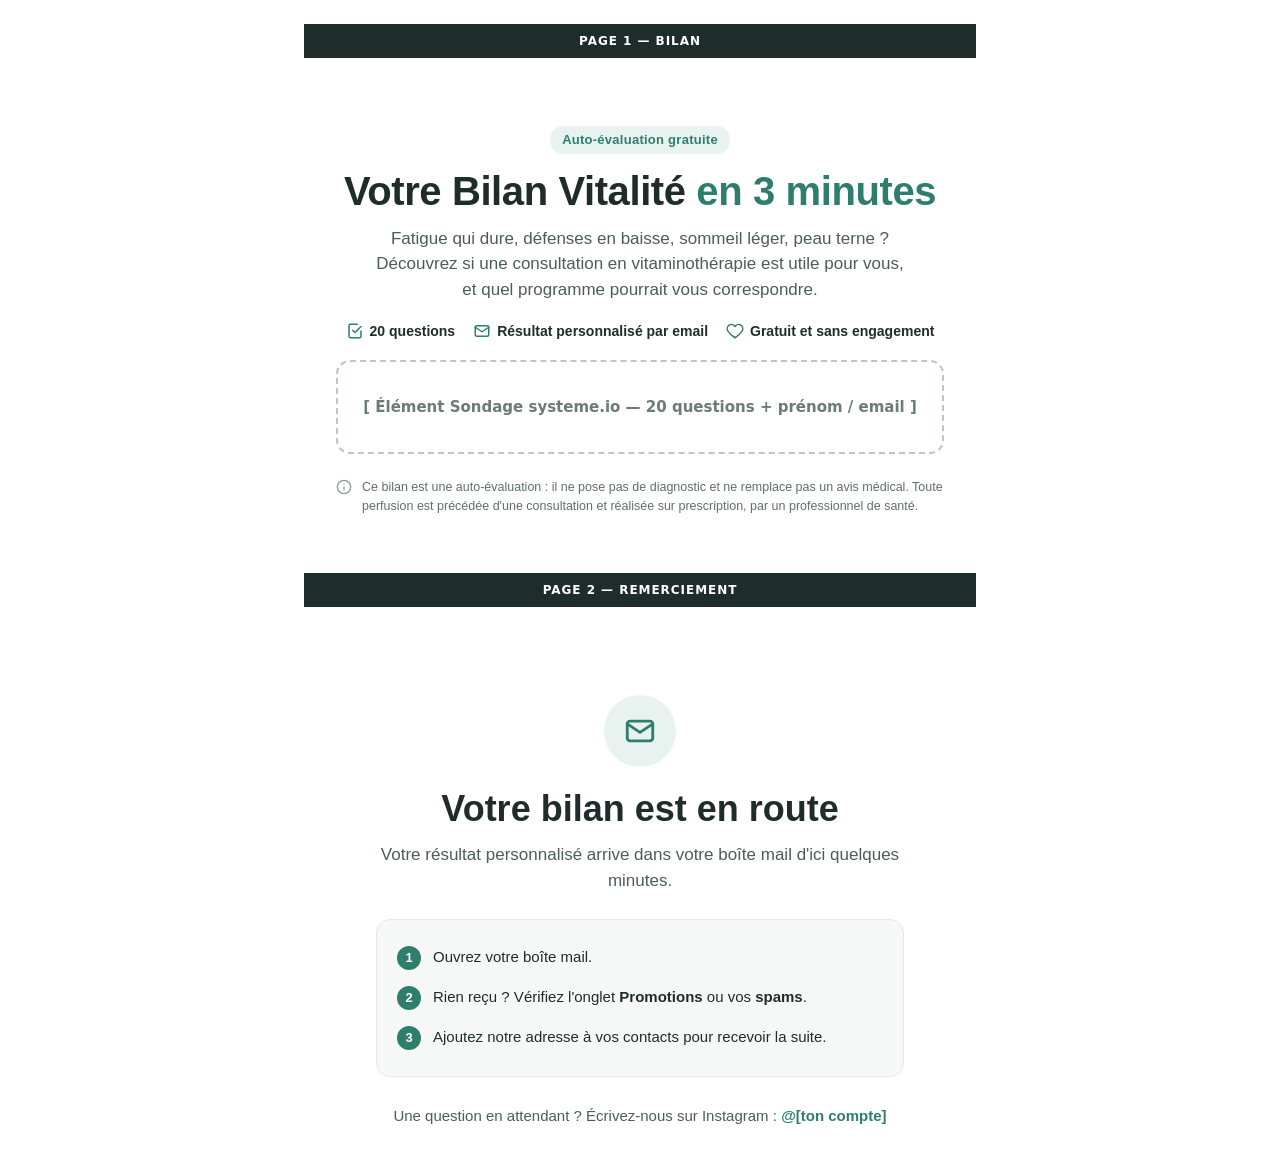
<file: bilan-vitalite/html/apercu.html>
<!doctype html><html lang="fr"><head><meta charset="utf-8"><meta name="viewport" content="width=device-width,initial-scale=1"><title>Aperçu Bilan Vitalité</title>
<style>body{margin:0;background:#fff}.sep{max-width:640px;margin:24px auto;padding:10px 16px;font:700 12px system-ui;letter-spacing:.08em;text-transform:uppercase;color:#fff;background:#1f2d2a;text-align:center}</style></head><body>
<div class="sep">Page 1 — Bilan</div>
<!-- Bilan Vitalité — EN-TÊTE (page 1, à placer AU-DESSUS du sondage)
     systeme.io : ajoute un élément « Code HTML » / « Raw HTML » et colle tout ce bloc. -->
<style>
  .bv-head{--bv-ink:#1f2d2a;--bv-soft:#4b5d58;--bv-accent:#2f7d6d;--bv-accent-bg:#e8f3ef;
    font-family:-apple-system,BlinkMacSystemFont,"Segoe UI",Roboto,"Helvetica Neue",Arial,sans-serif;
    color:var(--bv-ink);text-align:center;max-width:640px;margin:0 auto;padding:28px 16px 12px;box-sizing:border-box}
  .bv-head *{box-sizing:border-box}
  .bv-head .bv-eyebrow{display:inline-block;margin:0 0 14px;padding:6px 12px;border-radius:999px;
    background:var(--bv-accent-bg);color:var(--bv-accent);font-size:13px;font-weight:600;letter-spacing:.02em;line-height:1.2}
  .bv-head .bv-title{margin:0 0 12px;font-size:30px;line-height:1.15;font-weight:800;color:var(--bv-ink);letter-spacing:-.01em}
  .bv-head .bv-title span{color:var(--bv-accent);white-space:nowrap}
  .bv-head .bv-sub{margin:0 auto 20px;max-width:540px;font-size:17px;line-height:1.5;color:var(--bv-soft)}
  .bv-head .bv-trust{display:flex;flex-wrap:wrap;justify-content:center;gap:8px 18px;margin:0;padding:0;list-style:none}
  .bv-head .bv-trust li{display:flex;align-items:center;gap:6px;font-size:14px;font-weight:600;color:var(--bv-ink);margin:0;padding:0}
  .bv-head .bv-trust svg{flex:none;width:18px;height:18px;color:var(--bv-accent)}
  @media (min-width:700px){.bv-head .bv-title{font-size:40px}.bv-head{padding-top:44px}}
</style>

<header class="bv-head">
  <p class="bv-eyebrow">Auto-évaluation gratuite</p>
  <h1 class="bv-title">Votre Bilan Vitalité <span>en 3&nbsp;minutes</span></h1>
  <p class="bv-sub">Fatigue qui dure, défenses en baisse, sommeil léger, peau terne&nbsp;? Découvrez si une consultation en vitaminothérapie est utile pour vous, et quel programme pourrait vous correspondre.</p>
  <ul class="bv-trust">
    <li>
      <svg viewBox="0 0 24 24" fill="none" stroke="currentColor" stroke-width="2" stroke-linecap="round" stroke-linejoin="round" aria-hidden="true"><path d="M9 11l3 3 8-8"/><path d="M20 12v7a2 2 0 0 1-2 2H6a2 2 0 0 1-2-2V5a2 2 0 0 1 2-2h9"/></svg>
      20&nbsp;questions
    </li>
    <li>
      <svg viewBox="0 0 24 24" fill="none" stroke="currentColor" stroke-width="2" stroke-linecap="round" stroke-linejoin="round" aria-hidden="true"><rect x="3" y="5" width="18" height="14" rx="2"/><path d="M3 7l9 6 9-6"/></svg>
      Résultat personnalisé par email
    </li>
    <li>
      <svg viewBox="0 0 24 24" fill="none" stroke="currentColor" stroke-width="2" stroke-linecap="round" stroke-linejoin="round" aria-hidden="true"><path d="M12 21s-7-4.5-9.5-9A5.5 5.5 0 0 1 12 6a5.5 5.5 0 0 1 9.5 6c-2.5 4.5-9.5 9-9.5 9z"/></svg>
      Gratuit et sans engagement
    </li>
  </ul>
</header>
<div style="max-width:640px;margin:8px auto;padding:0 16px;box-sizing:border-box"><div style="border:2px dashed #b9c8c3;border-radius:14px;padding:36px 16px;text-align:center;font:600 15px system-ui;color:#6b7c77">[ Élément Sondage systeme.io — 20 questions + prénom / email ]</div></div><!-- Bilan Vitalité — MENTION MÉDICALE (page 1, à placer SOUS le sondage)
     systeme.io : ajoute un élément « Code HTML » / « Raw HTML » et colle tout ce bloc. -->
<style>
  .bv-legal{font-family:-apple-system,BlinkMacSystemFont,"Segoe UI",Roboto,"Helvetica Neue",Arial,sans-serif;
    max-width:640px;margin:0 auto;padding:16px 16px 32px;box-sizing:border-box;
    display:flex;gap:10px;align-items:flex-start;color:#5f6f6a;font-size:12.5px;line-height:1.55;text-align:left}
  .bv-legal svg{flex:none;width:16px;height:16px;margin-top:1px;color:#8a9a95}
  .bv-legal p{margin:0;font-size:inherit;line-height:inherit;color:inherit}
</style>

<aside class="bv-legal" role="note">
  <svg viewBox="0 0 24 24" fill="none" stroke="currentColor" stroke-width="2" stroke-linecap="round" stroke-linejoin="round" aria-hidden="true"><circle cx="12" cy="12" r="10"/><path d="M12 16v-4M12 8h.01"/></svg>
  <p>Ce bilan est une auto-évaluation&nbsp;: il ne pose pas de diagnostic et ne remplace pas un avis médical. Toute perfusion est précédée d'une consultation et réalisée sur prescription, par un professionnel de santé.</p>
</aside>

<div class="sep">Page 2 — Remerciement</div>
<!-- Bilan Vitalité — PAGE DE REMERCIEMENT (étape 2 du tunnel)
     systeme.io : ajoute un élément « Code HTML » / « Raw HTML » et colle tout ce bloc.
     À remplacer : @[ton compte] (2 fois, dont le lien). -->
<style>
  .bv-thanks{--bv-ink:#1f2d2a;--bv-soft:#4b5d58;--bv-accent:#2f7d6d;--bv-accent-bg:#e8f3ef;
    font-family:-apple-system,BlinkMacSystemFont,"Segoe UI",Roboto,"Helvetica Neue",Arial,sans-serif;
    color:var(--bv-ink);max-width:560px;margin:0 auto;padding:40px 16px;box-sizing:border-box;text-align:center}
  .bv-thanks *{box-sizing:border-box}
  .bv-thanks .bv-icon{width:72px;height:72px;margin:0 auto 20px;border-radius:50%;background:var(--bv-accent-bg);
    display:flex;align-items:center;justify-content:center;color:var(--bv-accent)}
  .bv-thanks .bv-icon svg{width:34px;height:34px}
  .bv-thanks .bv-title{margin:0 0 12px;font-size:30px;line-height:1.2;font-weight:800;color:var(--bv-ink)}
  .bv-thanks .bv-text{margin:0 0 24px;font-size:17px;line-height:1.55;color:var(--bv-soft)}
  .bv-thanks .bv-steps{margin:0 0 28px;padding:18px 20px;list-style:none;text-align:left;
    background:#f6f8f7;border:1px solid #e3e9e7;border-radius:14px}
  .bv-thanks .bv-steps li{display:flex;gap:12px;align-items:flex-start;margin:0;padding:8px 0;font-size:15px;line-height:1.45;color:var(--bv-ink)}
  .bv-thanks .bv-steps b{flex:none;width:24px;height:24px;border-radius:50%;background:var(--bv-accent);color:#fff;
    font-size:13px;line-height:24px;text-align:center;font-weight:700}
  .bv-thanks .bv-foot{margin:0;font-size:15px;line-height:1.5;color:var(--bv-soft)}
  .bv-thanks .bv-foot a{color:var(--bv-accent);font-weight:700;text-decoration:none}
  .bv-thanks .bv-foot a:hover{text-decoration:underline}
  @media (min-width:700px){.bv-thanks .bv-title{font-size:36px}.bv-thanks{padding-top:64px}}
</style>

<section class="bv-thanks">
  <div class="bv-icon" aria-hidden="true">
    <svg viewBox="0 0 24 24" fill="none" stroke="currentColor" stroke-width="2" stroke-linecap="round" stroke-linejoin="round"><rect x="3" y="5" width="18" height="14" rx="2"/><path d="M3 7l9 6 9-6"/></svg>
  </div>
  <h1 class="bv-title">Votre bilan est en route</h1>
  <p class="bv-text">Votre résultat personnalisé arrive dans votre boîte mail d'ici quelques minutes.</p>
  <ol class="bv-steps">
    <li><b>1</b><span>Ouvrez votre boîte mail.</span></li>
    <li><b>2</b><span>Rien reçu&nbsp;? Vérifiez l'onglet <strong>Promotions</strong> ou vos <strong>spams</strong>.</span></li>
    <li><b>3</b><span>Ajoutez notre adresse à vos contacts pour recevoir la suite.</span></li>
  </ol>
  <p class="bv-foot">Une question en attendant&nbsp;? Écrivez-nous sur Instagram&nbsp;:
    <a href="https://www.instagram.com/[ton compte]/" target="_blank" rel="noopener">@[ton compte]</a></p>
</section>

</body></html>
</file>
<file: css/styles.css>
/* ============================================================
   Business Simple — feuille de style
   Palette  : nuancier Kozellia, axe crème → bordeaux
              aucune valeur hors de cet axe, ni #000 ni #FFF
   Type     : Bricolage Grotesque · Instrument Sans · JetBrains Mono
   Principe : grille éditoriale, filets fins, aplats.
              Le rouge signature ne sert qu'aux appels à l'action,
              à la formule phare et aux numéros d'étapes.
   ============================================================ */

:root{
  color-scheme: light;

  /* --- Nuancier Kozellia --- */
  --papier:   #FBF4EA;   /* fond de page, respiration */
  --creme:    #F5E3D0;   /* fond de marque */
  --sable:    #EBD6C0;   /* cartes, séparations, survol */
  --brique:   #B8352A;   /* états actifs, alertes douces */
  --rouge:    #921F15;   /* signature, appels à l'action */
  --bordeaux: #6E1710;   /* texte dense, pieds de page */

  /* --- Dérivés (même axe chaud, contrastes AA vérifiés) --- */
  --ligne:      #E3CDB4;  /* filets */
  --encre:      var(--bordeaux);
  --encre-mid:  #6B5145;  /* texte courant secondaire — 6,66:1 */
  --encre-soft: #7E6153;  /* mentions, étiquettes — 5,17:1 */
  --clair:      #D9BCA4;  /* texte secondaire sur fond foncé — 6,51:1 */

  --display: "Bricolage Grotesque", "Helvetica Neue", Helvetica, Arial, sans-serif;
  --body:    "Instrument Sans", system-ui, -apple-system, "Segoe UI", sans-serif;
  --mono:    "JetBrains Mono", ui-monospace, SFMono-Regular, Menlo, monospace;

  --r: 4px;
  --gutter: clamp(20px, 5vw, 56px);
  --section-y: clamp(62px, 8vw, 116px);
}

*,*::before,*::after{ box-sizing:border-box; }

html{ scroll-behavior:smooth; scroll-padding-top:80px; }

body{
  margin:0;
  background:var(--papier);
  color:var(--encre);
  font-family:var(--body);
  font-size:17px;
  line-height:1.62;
  -webkit-font-smoothing:antialiased;
  overflow-x:hidden;
}

h1,h2,h3,h4{
  font-family:var(--display);
  font-weight:600;
  line-height:1.05;
  letter-spacing:-.025em;
  text-wrap:balance;
  margin:0 0 .5em;
}
h1{ font-size:clamp(2.35rem, 5.4vw, 4.05rem); }
h2{ font-size:clamp(1.9rem, 3.8vw, 2.85rem); }
h3{ font-size:clamp(1.1rem, 1.8vw, 1.32rem); letter-spacing:-.015em; }
p{ margin:0 0 1em; }
em{ font-style:normal; color:var(--rouge); }
a{ color:inherit; }
img{ max-width:100%; display:block; }
sup{ font-size:.5em; vertical-align:super; }

.wrap{ width:100%; max-width:1200px; margin-inline:auto; padding-inline:var(--gutter); }
.wrap--narrow{ max-width:820px; }

.skip-link{ position:absolute; left:-9999px; top:0; background:var(--bordeaux); color:var(--papier); padding:12px 18px; z-index:999; }
.skip-link:focus{ left:0; }

:focus-visible{ outline:2px solid var(--rouge); outline-offset:3px; }

/* ---------------- Étiquettes mono ---------------- */
.eyebrow{
  font-family:var(--mono); font-size:.72rem; font-weight:500;
  letter-spacing:.14em; text-transform:uppercase;
  color:var(--rouge); margin:0 0 18px;
}

/* ---------------- Boutons ---------------- */
.btn{
  display:inline-flex; align-items:center; justify-content:center;
  background:var(--rouge); color:var(--papier);
  font-family:var(--body); font-weight:600; font-size:.95rem; letter-spacing:-.005em;
  padding:15px 26px; border:1.5px solid var(--rouge); border-radius:var(--r);
  text-decoration:none; cursor:pointer;
  transition:background .16s ease, border-color .16s ease, color .16s ease;
}
.btn:hover{ background:var(--bordeaux); border-color:var(--bordeaux); }

.btn-ghost{ background:transparent; color:var(--encre); border-color:var(--encre); }
.btn-ghost:hover{ background:var(--bordeaux); border-color:var(--bordeaux); color:var(--papier); }

.btn-small{ padding:9px 17px; font-size:.86rem; }

/* ---------------- En-tête ---------------- */
.site-header{
  position:sticky; top:0; z-index:100;
  background:color-mix(in srgb, var(--papier) 90%, transparent);
  backdrop-filter:blur(10px);
  border-bottom:1px solid transparent;
  transition:border-color .2s ease;
}
.site-header.is-stuck{ border-bottom-color:var(--ligne); }
.header-inner{ display:flex; align-items:center; justify-content:space-between; gap:20px; min-height:72px; }

.logo{ display:inline-flex; align-items:center; gap:10px; text-decoration:none; }
.logo-mark{
  width:32px; height:32px; flex:none; display:grid; place-items:center;
  background:var(--rouge); color:var(--creme);
  font-family:var(--display); font-weight:700; font-size:1.05rem; border-radius:var(--r);
}
.logo-text{ font-family:var(--display); font-weight:600; font-size:1.08rem; letter-spacing:-.02em; line-height:1; }
.logo-text span{ color:var(--encre-soft); }

.nav{ display:flex; align-items:center; gap:24px; }
.nav a{ text-decoration:none; font-size:.92rem; color:var(--encre-mid); transition:color .16s ease; }
.nav a:hover{ color:var(--rouge); }
.nav a.btn{ color:var(--papier); }

.burger{
  display:none; width:42px; height:42px; padding:11px;
  background:none; border:0; cursor:pointer;
  flex-direction:column; justify-content:space-between;
}
.burger span{ display:block; height:1.5px; width:100%; background:var(--encre); transition:transform .22s ease, opacity .18s ease; }
.burger[aria-expanded="true"] span:nth-child(1){ transform:translateY(9px) rotate(45deg); }
.burger[aria-expanded="true"] span:nth-child(2){ opacity:0; }
.burger[aria-expanded="true"] span:nth-child(3){ transform:translateY(-9px) rotate(-45deg); }

/* ---------------- Hero ---------------- */
.hero{ padding-block:clamp(48px,6.5vw,92px) clamp(52px,7vw,96px); }
.hero-grid{
  display:grid; grid-template-columns:minmax(0,1.15fr) minmax(0,.85fr);
  gap:clamp(32px,5vw,68px); align-items:start;
}
.hero h1{ margin-bottom:24px; }
.lead{ font-size:clamp(1.02rem,1.35vw,1.13rem); color:var(--encre-mid); max-width:54ch; }
.lead strong{ color:var(--encre); font-weight:600; }

.hero-cta{ display:flex; flex-wrap:wrap; gap:12px; margin:28px 0 32px; }

.hero-points{ list-style:none; margin:0; padding:0; display:grid; gap:0; border-top:1px solid var(--ligne); max-width:54ch; }
.hero-points li{
  padding:13px 0 13px 26px; border-bottom:1px solid var(--ligne);
  font-size:.94rem; color:var(--encre-mid); position:relative;
}
.hero-points li::before{ content:"→"; position:absolute; left:0; color:var(--rouge); font-size:.9rem; }

/* schéma du système */
.hero-schema{
  background:var(--creme); border:1px solid var(--ligne); border-radius:var(--r);
  padding:26px 24px 22px;
}
.schema-title{
  font-family:var(--mono); font-size:.74rem; letter-spacing:.1em; text-transform:uppercase;
  color:var(--encre-soft); margin:0 0 18px; line-height:1.5;
}
.schema-title span{ display:block; color:var(--rouge); }
.schema-list{ list-style:none; margin:0 0 18px; padding:0; }
.schema-list li{
  display:grid; grid-template-columns:auto 1fr auto; align-items:baseline; gap:12px;
  padding:13px 0; border-top:1px solid var(--sable);
}
.schema-list li:first-child{ border-top:0; }
.schema-num{ font-family:var(--mono); font-size:.78rem; color:var(--rouge); }
.schema-label{ font-family:var(--display); font-weight:600; font-size:1.02rem; letter-spacing:-.015em; }
.schema-out{ font-family:var(--mono); font-size:.72rem; color:var(--encre-soft); text-align:right; }
.schema-foot{ font-size:.84rem; color:var(--encre-soft); margin:0; }

/* ---------------- Bandeau ---------------- */
.marquee{ overflow:hidden; background:var(--bordeaux); color:var(--sable); padding:13px 0; user-select:none; }
.marquee-track{
  display:flex; gap:26px; width:max-content; white-space:nowrap;
  animation:scroll 34s linear infinite;
  font-family:var(--mono); font-size:.78rem; letter-spacing:.16em; text-transform:uppercase;
}
.marquee-track span:nth-child(even){ color:var(--clair); }
@keyframes scroll{ from{ transform:translateX(0); } to{ transform:translateX(-50%); } }

/* ---------------- Sections ---------------- */
.section{ padding-block:var(--section-y); }
.section--sand{ background:var(--creme); }
/* Section « Pour qui » : troisième palier de fond, pas un aplat rouge.
   La charte réserve le bordeaux au texte dense et au pied de page. */
.section--dark{ background:var(--sable); color:var(--encre); }
.section--dark .eyebrow{ color:var(--rouge); }
.section--cta{ background:var(--creme); }

.section-head{
  max-width:760px; margin:0 0 clamp(34px,4.5vw,58px);
  padding-bottom:26px; border-bottom:1px solid var(--ligne);
}
.section--sand .section-head,
.section--cta .section-head{ border-bottom-color:var(--sable); }
.section--dark .section-head{ border-bottom-color:#D9BFA2; }
.section-head h2{ margin-bottom:.35em; }
.section-head h2:last-child{ margin-bottom:0; }
.section-sub{ color:var(--encre-mid); font-size:1.01rem; margin:0; max-width:58ch; }
.section--dark .section-sub{ color:var(--encre-mid); }
.section-note{
  color:var(--encre-mid); max-width:62ch; font-size:.96rem;
  margin:clamp(28px,3.6vw,44px) 0 0; padding-top:22px; border-top:1px solid var(--ligne);
}
.section--sand .section-note{ border-top-color:var(--sable); }

/* ---------------- Problème ---------------- */
.pain-grid{
  display:grid; grid-template-columns:repeat(auto-fit, minmax(272px,1fr));
  gap:0 clamp(20px,3vw,40px); border-top:1px solid var(--ligne);
}
.pain{ padding:28px 0 26px; border-bottom:1px solid var(--ligne); }
.pain h3{ margin-bottom:.5em; }
.pain p{ color:var(--encre-mid); font-size:.94rem; margin:0; max-width:42ch; }

/* ---------------- Étapes ---------------- */
.steps{ list-style:none; margin:0; padding:0; display:grid; gap:0; border-top:1px solid var(--sable); }
.step{
  display:grid; grid-template-columns:clamp(64px,8vw,120px) 1fr;
  gap:clamp(16px,3vw,40px); align-items:start;
  padding:clamp(26px,3.4vw,42px) 0; border-bottom:1px solid var(--sable);
}
.step-num{ font-family:var(--mono); font-size:.92rem; color:var(--rouge); padding-top:.35em; }
.step h3{ font-size:clamp(1.25rem,2.4vw,1.7rem); margin-bottom:.4em; }
.step p{ color:var(--encre-mid); margin-bottom:1.1em; max-width:56ch; }
.step ul{ margin:0; padding:0; list-style:none; display:flex; flex-wrap:wrap; gap:8px; }
.step ul li{
  font-family:var(--mono); font-size:.74rem; color:var(--encre-mid);
  border:1px solid var(--sable); border-radius:var(--r); padding:5px 11px; background:var(--papier);
}

/* ---------------- Accompagnement ---------------- */
.features{ display:grid; grid-template-columns:repeat(auto-fit, minmax(276px,1fr)); gap:clamp(28px,3.5vw,44px); }
.feature .icon{
  width:34px; height:34px; display:grid; place-items:center; margin-bottom:16px;
  background:var(--creme); color:var(--rouge); border-radius:var(--r); font-size:.95rem;
}
.feature h3{ margin-bottom:.45em; }
.feature p{ color:var(--encre-mid); font-size:.94rem; margin:0; max-width:40ch; }

/* ---------------- Pour qui ---------------- */
.fit-grid{ display:grid; grid-template-columns:repeat(auto-fit, minmax(298px,1fr)); gap:clamp(24px,3vw,40px); }
.fit{ border:1px solid #D9BFA2; border-radius:var(--r); padding:clamp(26px,3.2vw,36px); }
.fit--yes{ border-color:var(--rouge); background:var(--creme); }
.fit h3{ margin-bottom:1em; font-size:1.2rem; }
.fit--yes h3{ color:var(--rouge); }
.fit ul{ margin:0; padding:0; list-style:none; display:grid; gap:0; }
.fit li{
  position:relative; padding:12px 0 12px 28px; color:var(--encre-mid); font-size:.95rem;
  border-top:1px solid #D9BFA2;
}
.fit--yes li{ border-top-color:var(--sable); }
.fit li:first-child{ border-top:0; padding-top:0; }
.fit li::before{ position:absolute; left:0; font-family:var(--mono); font-size:.85rem; }
.fit--yes li::before{ content:"+"; color:var(--rouge); }
.fit--no li::before{ content:"−"; color:var(--encre-soft); }

/* ---------------- Résultats ---------------- */
.results{
  display:grid; grid-template-columns:repeat(auto-fit, minmax(200px,1fr)); gap:0 clamp(20px,3vw,40px);
  border-top:1px solid var(--ligne); margin-bottom:clamp(42px,5.5vw,76px);
}
.result{ padding:26px 0; border-bottom:1px solid var(--ligne); }
.result strong{
  display:block; font-family:var(--display); font-weight:600; font-size:1.32rem;
  letter-spacing:-.02em; margin-bottom:4px;
}
.result span{ color:var(--encre-mid); font-size:.9rem; }

.testimonial-note{
  border:1px dashed var(--brique); border-radius:var(--r); background:var(--creme);
  padding:14px 18px; font-size:.86rem; color:var(--encre-mid); margin:0 0 26px; max-width:70ch;
}
.testi-grid{ display:grid; grid-template-columns:repeat(auto-fit, minmax(268px,1fr)); gap:clamp(20px,2.6vw,32px); }
.testi{ margin:0; padding-top:20px; border-top:2px solid var(--rouge); }
.testi p{ font-size:.98rem; color:var(--encre-mid); }
.testi footer strong{ display:block; font-size:.93rem; }
.testi footer span{ font-family:var(--mono); font-size:.74rem; color:var(--encre-soft); }

/* ---------------- Formules ---------------- */
.plans{ display:grid; grid-template-columns:repeat(auto-fit, minmax(286px,1fr)); gap:clamp(18px,2.2vw,26px); align-items:stretch; }
.plan{
  background:var(--papier); border:1px solid var(--sable); border-radius:var(--r);
  padding:clamp(26px,3vw,34px); display:flex; flex-direction:column; position:relative;
}
.plan--featured{ background:var(--rouge); border-color:var(--rouge); color:var(--papier); }
.plan--featured .plan-tag{ color:var(--creme); }
.badge{
  position:absolute; top:-11px; left:clamp(26px,3vw,34px);
  background:var(--bordeaux); color:var(--creme);
  font-family:var(--mono); font-size:.66rem; letter-spacing:.12em; text-transform:uppercase;
  padding:5px 11px; border-radius:var(--r); white-space:nowrap;
}
.plan h3{ margin-bottom:.3em; }
.plan-tag{ font-size:.88rem; color:var(--encre-mid); margin-bottom:26px; }
.plan ul{ list-style:none; margin:0 0 26px; padding:0; display:grid; gap:0; flex:1; }
.plan li{
  position:relative; padding:11px 0 11px 24px; font-size:.93rem; color:var(--encre-mid);
  border-top:1px solid var(--sable);
}
.plan li:first-child{ border-top:0; }
.plan li::before{ content:"›"; position:absolute; left:0; color:var(--rouge); font-weight:600; }
/* Formule phare : declare apres les regles generiques ci-dessus, et avec une
   specificite superieure, sinon le texte reste brun sur fond rouge. */
.plan.plan--featured li{ color:var(--creme); border-top-color:rgba(245,227,208,.3); }
.plan.plan--featured li::before{ color:var(--creme); }
.plan .btn{ width:100%; }
.plan--featured .btn{ background:var(--creme); color:var(--rouge); border-color:var(--creme); }
.plan--featured .btn:hover{ background:var(--bordeaux); border-color:var(--bordeaux); color:var(--creme); }

/* ---------------- FAQ ---------------- */
.faq-list{ display:grid; gap:0; border-top:1px solid var(--ligne); }
.faq{ border-bottom:1px solid var(--ligne); }
.faq summary{
  cursor:pointer; list-style:none; position:relative;
  padding:20px 40px 20px 0;
  font-family:var(--display); font-weight:600; font-size:1.05rem; letter-spacing:-.015em;
}
.faq summary::-webkit-details-marker{ display:none; }
.faq summary:hover{ color:var(--brique); }
.faq summary::after{
  content:"+"; position:absolute; right:4px; top:50%; transform:translateY(-50%);
  font-family:var(--mono); font-size:1.15rem; color:var(--rouge); transition:transform .2s ease;
}
.faq[open] summary::after{ transform:translateY(-50%) rotate(45deg); }
.faq p{ margin:0 0 20px; color:var(--encre-mid); font-size:.95rem; max-width:64ch; }

/* ---------------- Formulaire ---------------- */
.form{
  display:grid; grid-template-columns:1fr 1fr; gap:18px;
  background:var(--papier); border:1px solid var(--sable); border-radius:var(--r);
  padding:clamp(24px,3.2vw,40px);
}
.field{ display:flex; flex-direction:column; gap:7px; }
.field--full{ grid-column:1 / -1; }
.field label{ font-family:var(--mono); font-size:.72rem; letter-spacing:.09em; text-transform:uppercase; color:var(--encre-mid); }
.field input,.field select,.field textarea{
  font-family:var(--body); font-size:.96rem; color:var(--encre);
  background:var(--papier); border:1px solid var(--sable); border-radius:var(--r);
  padding:13px 14px; width:100%;
  transition:border-color .16s ease, background .16s ease;
}
.field textarea{ resize:vertical; min-height:112px; }
.field input:focus,.field select:focus,.field textarea:focus{ border-color:var(--rouge); outline:none; }
.field input[aria-invalid="true"],.field textarea[aria-invalid="true"]{ border-color:var(--brique); background:#FBEAE7; }

.form-actions{ display:flex; flex-wrap:wrap; align-items:center; gap:16px; }
.form-help{ font-size:.82rem; color:var(--encre-soft); margin:0; flex:1; min-width:190px; }
.form-status{ grid-column:1 / -1; margin:0; font-size:.91rem; }
.form-status.ok{ color:var(--bordeaux); font-weight:600; }
.form-status.error{ color:var(--brique); font-weight:600; }

.contact-alt{ margin-top:24px; color:var(--encre-mid); font-size:.94rem; }
.contact-alt a{ color:var(--rouge); font-weight:600; }

/* ---------------- Pied de page ---------------- */
.site-footer{ background:var(--bordeaux); color:var(--clair); padding-block:clamp(46px,6vw,70px) 24px; }
.site-footer .logo-mark{ background:var(--creme); color:var(--bordeaux); }
.site-footer .logo-text{ color:var(--papier); }
.site-footer .logo-text span{ color:var(--clair); }
.footer-inner{
  display:grid; grid-template-columns:2fr 1fr 1fr; gap:36px;
  padding-bottom:32px; border-bottom:1px solid rgba(245,227,208,.22);
}
.footer-brand p{ margin-top:16px; font-size:.92rem; max-width:40ch; }
.footer-nav{ display:flex; flex-direction:column; gap:10px; }
.footer-nav h4{
  font-family:var(--mono); font-weight:400; font-size:.7rem;
  letter-spacing:.14em; text-transform:uppercase; color:var(--creme); margin:0 0 4px;
}
.footer-nav a{ text-decoration:none; font-size:.92rem; transition:color .16s ease; }
.footer-nav a:hover{ color:var(--papier); }
.footer-bottom{ padding-top:22px; }
.footer-bottom p{ margin:0; font-family:var(--mono); font-size:.74rem; letter-spacing:.04em; }

/* ---------------- Mentions légales ---------------- */
.legal{ padding-block:clamp(46px,6.5vw,86px); }
.legal h1{ font-size:clamp(2rem,4vw,3rem); margin-bottom:.5em; }
.legal h2{ font-size:clamp(1.2rem,2.2vw,1.55rem); margin-top:2em; }
.legal p,.legal li{ color:var(--encre-mid); font-size:.97rem; }
.legal ul{ padding-left:1.1em; }
.legal .placeholder{
  font-family:var(--mono); font-size:.86em; color:var(--rouge);
  background:var(--creme); border-radius:var(--r); padding:1px 6px;
}
.back-link{ display:inline-block; margin-top:40px; color:var(--rouge); font-weight:600; }

@media (min-width: 900px){
  .pain-grid,
  .features{ grid-template-columns:repeat(3, 1fr); }
}

/* ---------------- Responsive ---------------- */
@media (max-width: 980px){
  .hero-grid{ grid-template-columns:1fr; }
  .footer-inner{ grid-template-columns:1fr 1fr; }
  .footer-brand{ grid-column:1 / -1; }
}

@media (max-width: 820px){
  .burger{ display:flex; }
  .nav{
    position:fixed; inset:72px 0 auto; z-index:99;
    flex-direction:column; align-items:stretch; gap:0;
    background:var(--papier); border-bottom:1px solid var(--ligne);
    padding:6px var(--gutter) 24px;
    transform:translateY(-140%); transition:transform .28s ease;
  }
  .nav.is-open{ transform:translateY(0); }
  .nav a{ padding:15px 0; border-bottom:1px solid var(--ligne); font-size:1rem; color:var(--encre); }
  .nav a.btn{ margin-top:18px; border-bottom:0; justify-content:center; color:var(--papier); }
  .step{ grid-template-columns:1fr; gap:6px; }
  .form{ grid-template-columns:1fr; }
}

@media (max-width: 520px){
  body{ font-size:16px; }
  .hero-cta .btn{ width:100%; }
  .footer-inner{ grid-template-columns:1fr; }
  .schema-list li{ grid-template-columns:auto 1fr; }
  .schema-out{ display:none; }
}

@media (prefers-reduced-motion: reduce){
  html{ scroll-behavior:auto; }
  *,*::before,*::after{
    animation-duration:.001ms !important; animation-iteration-count:1 !important;
    transition-duration:.001ms !important;
  }
}
</file>
